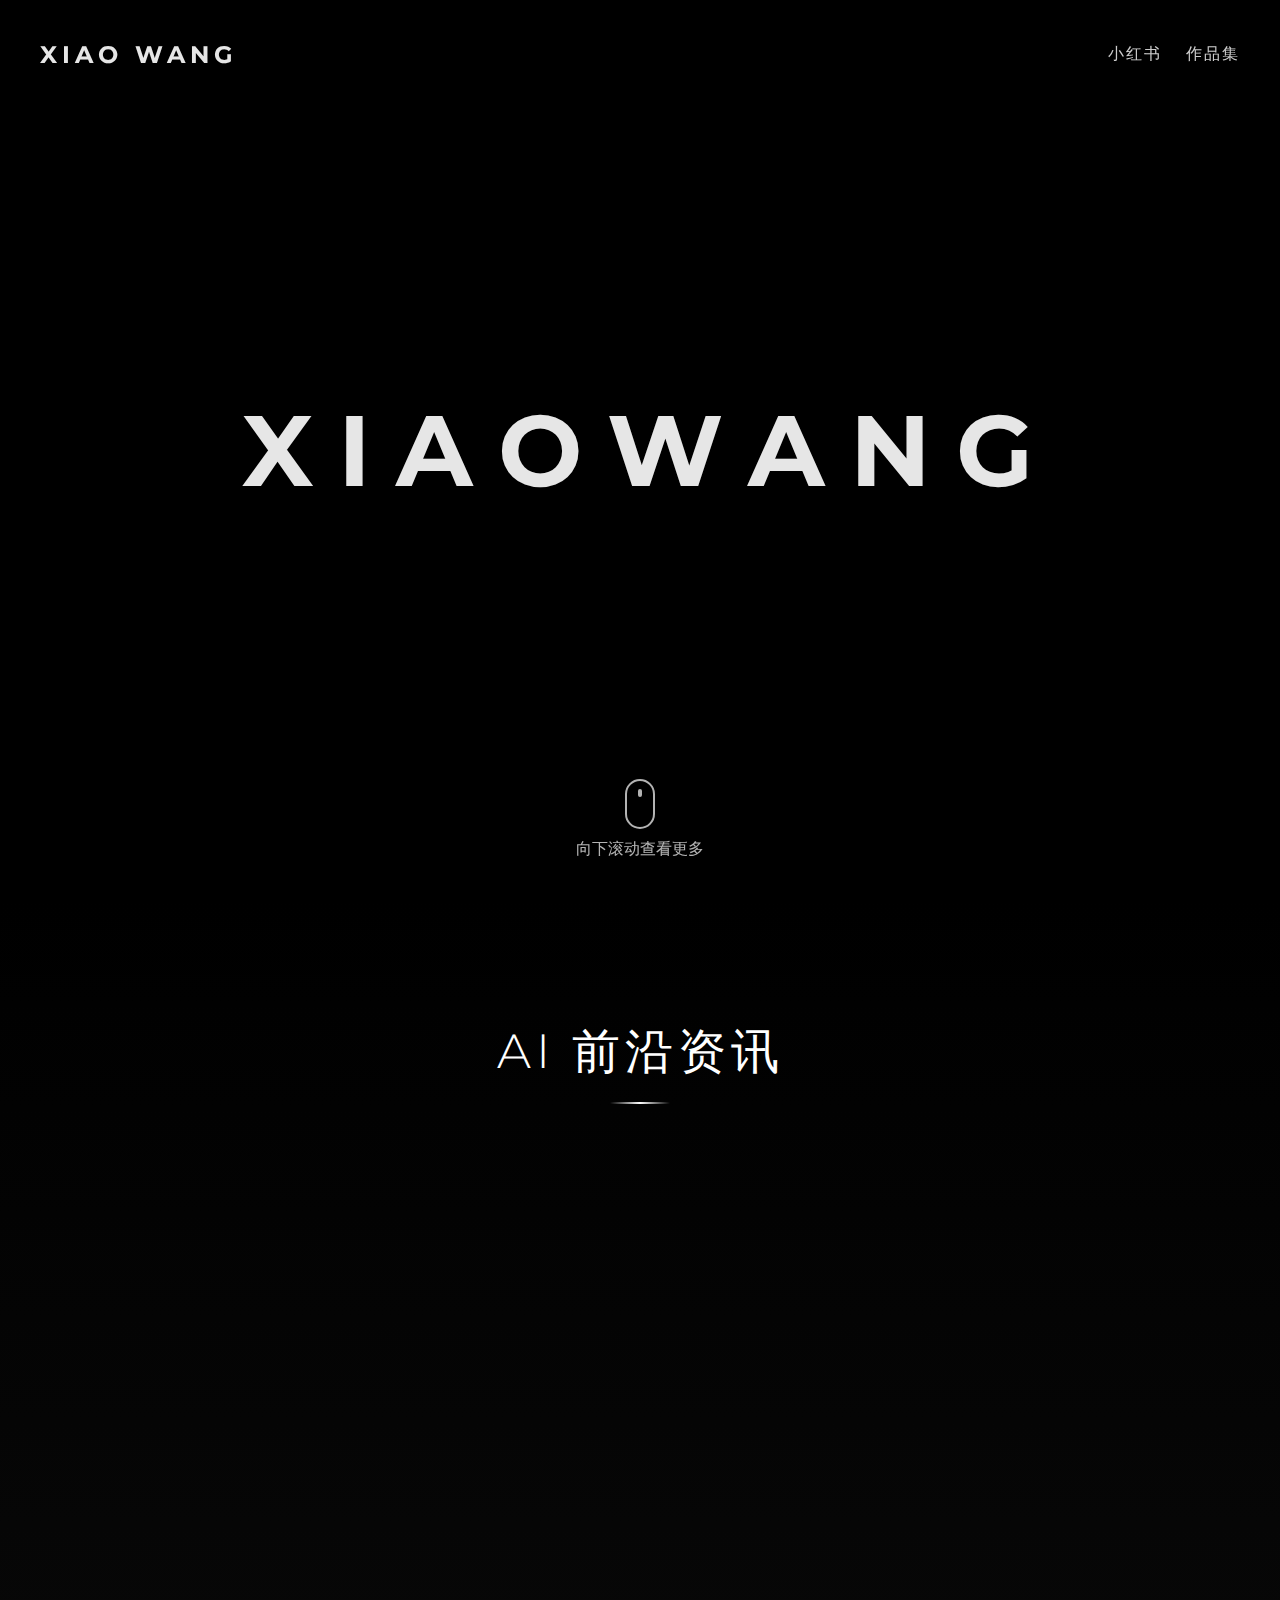
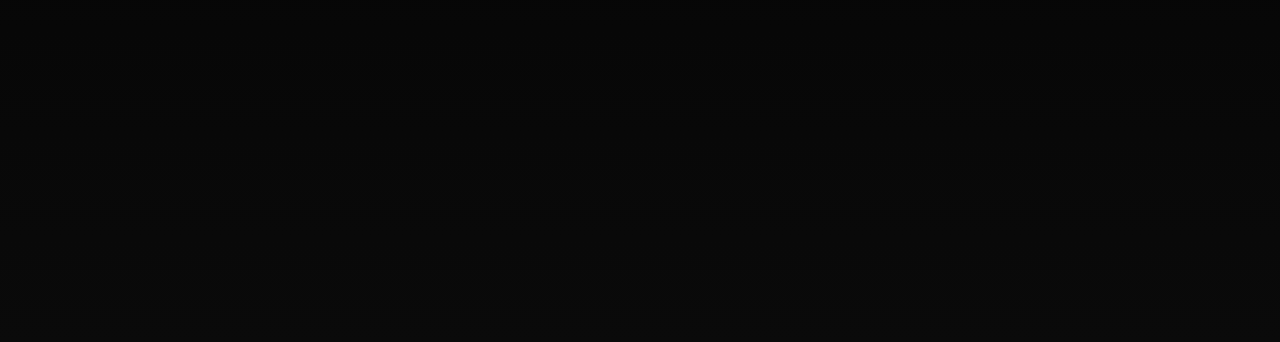
<file: index.html>
<!DOCTYPE html>
<html lang="zh">
<head>
    <meta charset="UTF-8">
    <meta name="viewport" content="width=device-width, initial-scale=1.0">
    <title>XIAOWANG</title>
    <link rel="stylesheet" href="styles.css">
    <link href="https://fonts.googleapis.com/css2?family=Montserrat:wght@300;700&display=swap" rel="stylesheet">
</head>
<body>
    <header>
        <div class="logo">XIAO WANG</div>
        <nav>
            <a href="https://www.xiaohongshu.com/user/profile/638aac13000000001f01a25b?xsec_token=YBHicPk62LbLjY7SCDWOo2lqWBJSfXnTZ7zeNKSobgGKQ%3D&xsec_source=app_share&xhsshare=CopyLink&appuid=638aac13000000001f01a25b&apptime=1740379062&share_id=e851dfae3d30416b8b40954819c50393&share_channel=copy_link" target="_blank" class="nav-link">小红书</a>
            <a href="gallery.html" class="nav-link" style="margin-left: 20px;">作品集</a>
        </nav>
    </header>
    
    <main>
        <div class="center-text">
            <span>X</span>
            <span>I</span>
            <span>A</span>
            <span>O</span>
            <span>W</span>
            <span>A</span>
            <span>N</span>
            <span>G</span>
        </div>
        
        <div class="scroll-indicator">
            <div class="mouse"></div>
            <p>向下滚动查看更多</p>
        </div>

        <section class="ai-news" id="ai-news">
            <h2 class="section-title">AI 前沿资讯</h2>
            <div class="news-grid">
                <article class="news-card">
                    <div class="news-content">
                        <h3>2025年将会是AI爆发的元年吗？
                        </h3>
                        <p>OpenAI CEO Sam Altman 暗示，GPT-5将带来革命性的多模态理解能力，不仅能处理文本，还能实现更深层次的视觉理解和音频分析...</p>
                        <a href="articles/gpt5-preview.html" class="read-more">阅读更多</a>
                    </div>
                </article>

                <article class="news-card">
                    <div class="news-content">
                        <h3>AI 艺术创作引发版权争议，多国开始立法规范</h3>
                        <p>随着 AI 生成艺术作品的普及，关于知识产权的讨论愈发激烈。多个国家开始着手制定相关法规，以平衡创新与保护...</p>
                        <a href="articles/ai-art-copyright.html" class="read-more">阅读更多</a>
                    </div>
                </article>

                <article class="news-card">
                    <div class="news-content">
                        <h3>量子计算与 AI 结合，计算效率提升百倍</h3>
                        <p>谷歌量子计算研究团队宣布重大突破，将量子计算技术应用于深度学习模型训练，使训练速度提升超过100倍...</p>
                        <a href="articles/quantum-ai.html" class="read-more">阅读更多</a>
                    </div>
                </article>

                <article class="news-card">
                    <div class="news-content">
                        <h3>AI 辅助医疗诊断准确率突破 99%</h3>
                        <p>最新研究表明，基于深度学习的医疗影像诊断系统在某些疾病的诊断准确率已超过人类专家，为远程医疗带来新机遇...</p>
                        <a href="articles/ai-medical.html" class="read-more">阅读更多</a>
                    </div>
                </article>

                <article class="news-card">
                    <div class="news-content">
                        <h3>自动驾驶技术重大进展：城市级别完全自动化将至</h3>
                        <p>特斯拉发布最新自动驾驶数据，显示在复杂城市环境下的安全性能显著提升，完全自动驾驶技术或将提前实现...</p>
                        <a href="articles/autonomous-driving.html" class="read-more">阅读更多</a>
                    </div>
                </article>

                <article class="news-card">
                    <div class="news-content">
                        <h3>AI 教育革新：个性化学习平台改变传统教育模式</h3>
                        <p>采用 AI 技术的自适应学习平台显示出显著成效，学生学习效率提升40%，为未来教育发展指明新方向...</p>
                        <a href="articles/ai-education.html" class="read-more">阅读更多</a>
                    </div>
                </article>
            </div>
        </section>
    </main>

    <!-- 添加简单的滚动检测脚本 -->
    <script>
        window.addEventListener('scroll', function() {
            const scrollPosition = window.scrollY;
            const newsSection = document.querySelector('.ai-news');
            const scrollIndicator = document.querySelector('.scroll-indicator');
            
            // 当滚动到新闻区域时隐藏滚动提示
            if (scrollPosition > window.innerHeight / 2) {
                scrollIndicator.style.opacity = '0';
            } else {
                scrollIndicator.style.opacity = '1';
            }
        });
    </script>
</body>
</html>
</file>
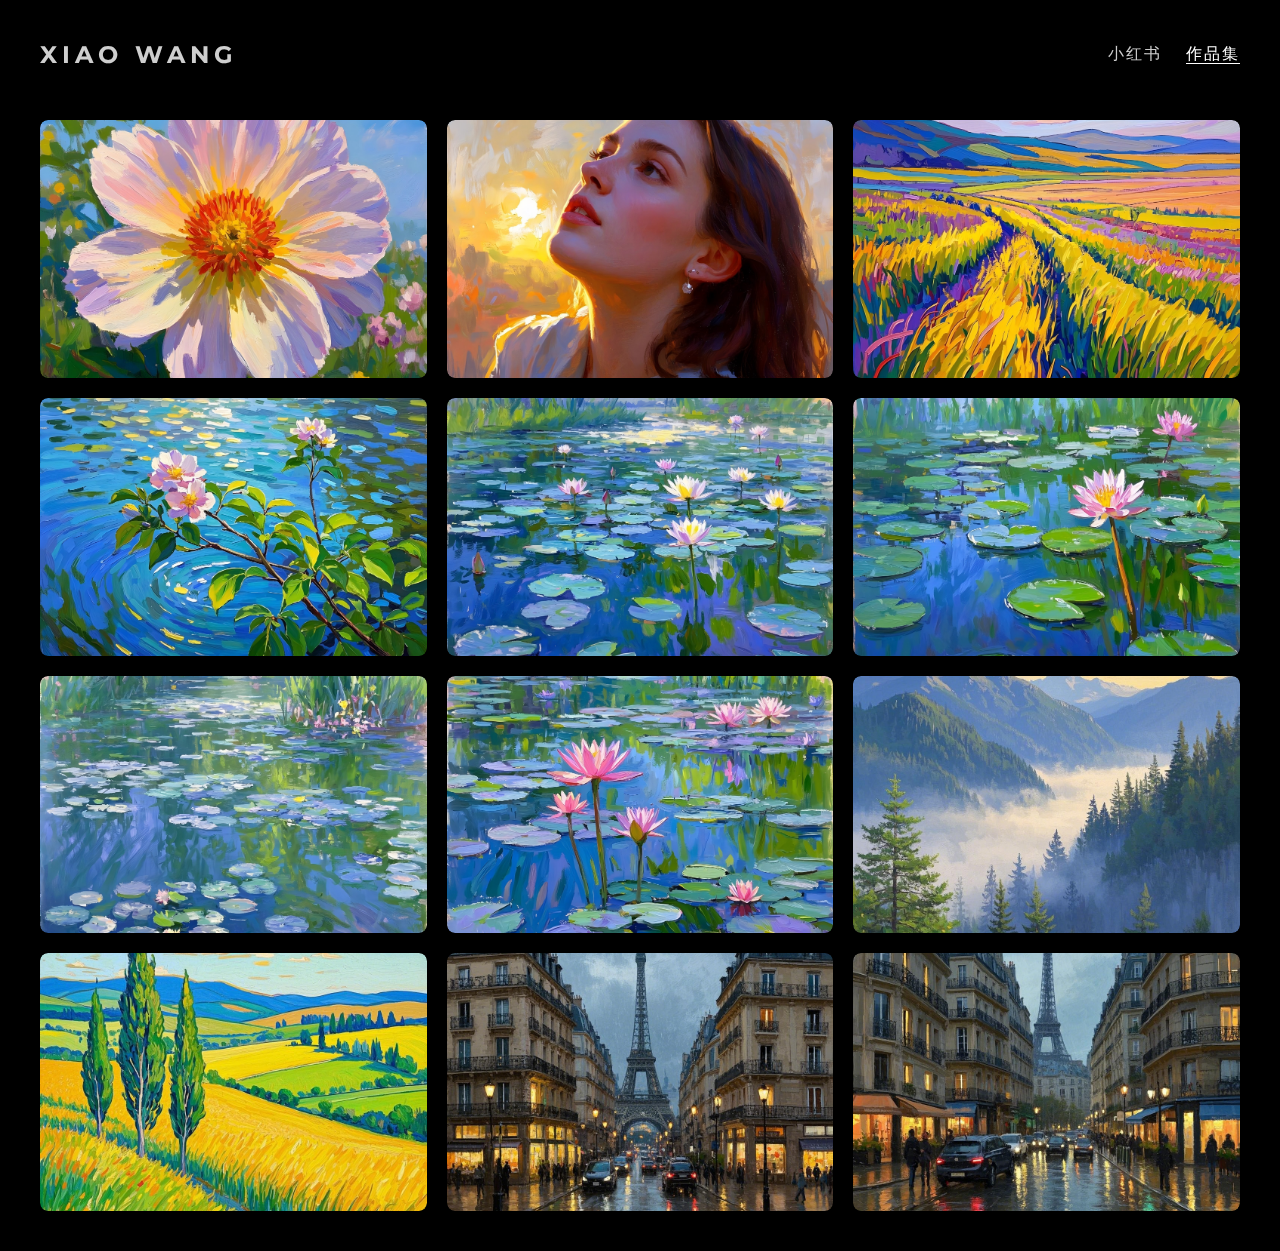
<file: gallery.html>
<!DOCTYPE html>
<html lang="zh">
<head>
    <meta charset="UTF-8">
    <meta name="viewport" content="width=device-width, initial-scale=1.0">
    <title>XIAOWANG - 作品集</title>
    <link rel="stylesheet" href="styles.css">
    <link rel="stylesheet" href="gallery.css">
    <link href="https://fonts.googleapis.com/css2?family=Montserrat:wght@300;700&display=swap" rel="stylesheet">
</head>
<body>
    <header>
        <div class="logo"><a href="index.html" class="home-link">XIAO WANG</a></div>
        <nav>
            <a href="https://www.xiaohongshu.com/user/profile/638aac13000000001f01a25b" target="_blank" class="nav-link">小红书</a>
            <a href="gallery.html" class="nav-link active" style="margin-left: 20px;">作品集</a>
        </nav>
    </header>
    
    <main class="gallery-main">
        <div class="gallery-grid">
            <div class="gallery-item">
                <img src="images/artwork1.jpg" alt="Artwork 1">
            </div>
            <div class="gallery-item">
                <img src="images/artwork2.jpg" alt="Artwork 2">
            </div>
            <div class="gallery-item">
                <img src="images/artwork3.jpg" alt="Artwork 3">
            </div>
            <div class="gallery-item">
                <img src="images/artwork4.jpg" alt="Artwork 4">
            </div>
            <div class="gallery-item">
                <img src="images/artwork5.jpg" alt="Artwork 5">
            </div>
            <div class="gallery-item">
                <img src="images/artwork6.jpg" alt="Artwork 6">
            </div>
            <div class="gallery-item">
                <img src="images/artwork7.jpg" alt="Artwork 7">
            </div>
            <div class="gallery-item">
                <img src="images/artwork8.jpg" alt="Artwork 8">
            </div>
            <div class="gallery-item">
                <img src="images/artwork9.jpg" alt="Artwork 9">
            </div>
            <div class="gallery-item">
                <img src="images/artwork10.jpg" alt="Artwork 10">
            </div>
            <div class="gallery-item">
                <img src="images/artwork11.jpg" alt="Artwork 11">
            </div>
            <div class="gallery-item">
                <img src="images/artwork12.jpg" alt="Artwork 12">
            </div>
        </div>
    </main>

    <!-- 添加模态框 -->
    <div class="modal" id="imageModal">
        <span class="close-button">&times;</span>
        <img class="modal-content" id="modalImage">
    </div>

    <script>
        document.addEventListener('DOMContentLoaded', function() {
            const modal = document.getElementById('imageModal');
            const modalImg = document.getElementById('modalImage');
            const closeButton = document.querySelector('.close-button');
            const galleryImages = document.querySelectorAll('.gallery-item img');

            galleryImages.forEach(img => {
                img.addEventListener('click', function() {
                    modal.style.display = "block";
                    modalImg.src = this.src;
                });
            });

            // 点击关闭按钮关闭模态框
            closeButton.addEventListener('click', function() {
                modal.style.display = "none";
            });

            // 点击模态框外部区域也可以关闭
            modal.addEventListener('click', function(e) {
                if (e.target === modal) {
                    modal.style.display = "none";
                }
            });

            // 添加键盘 ESC 键关闭功能
            document.addEventListener('keydown', function(e) {
                if (e.key === 'Escape' && modal.style.display === "block") {
                    modal.style.display = "none";
                }
            });
        });
    </script>
</body>
</html>
</file>
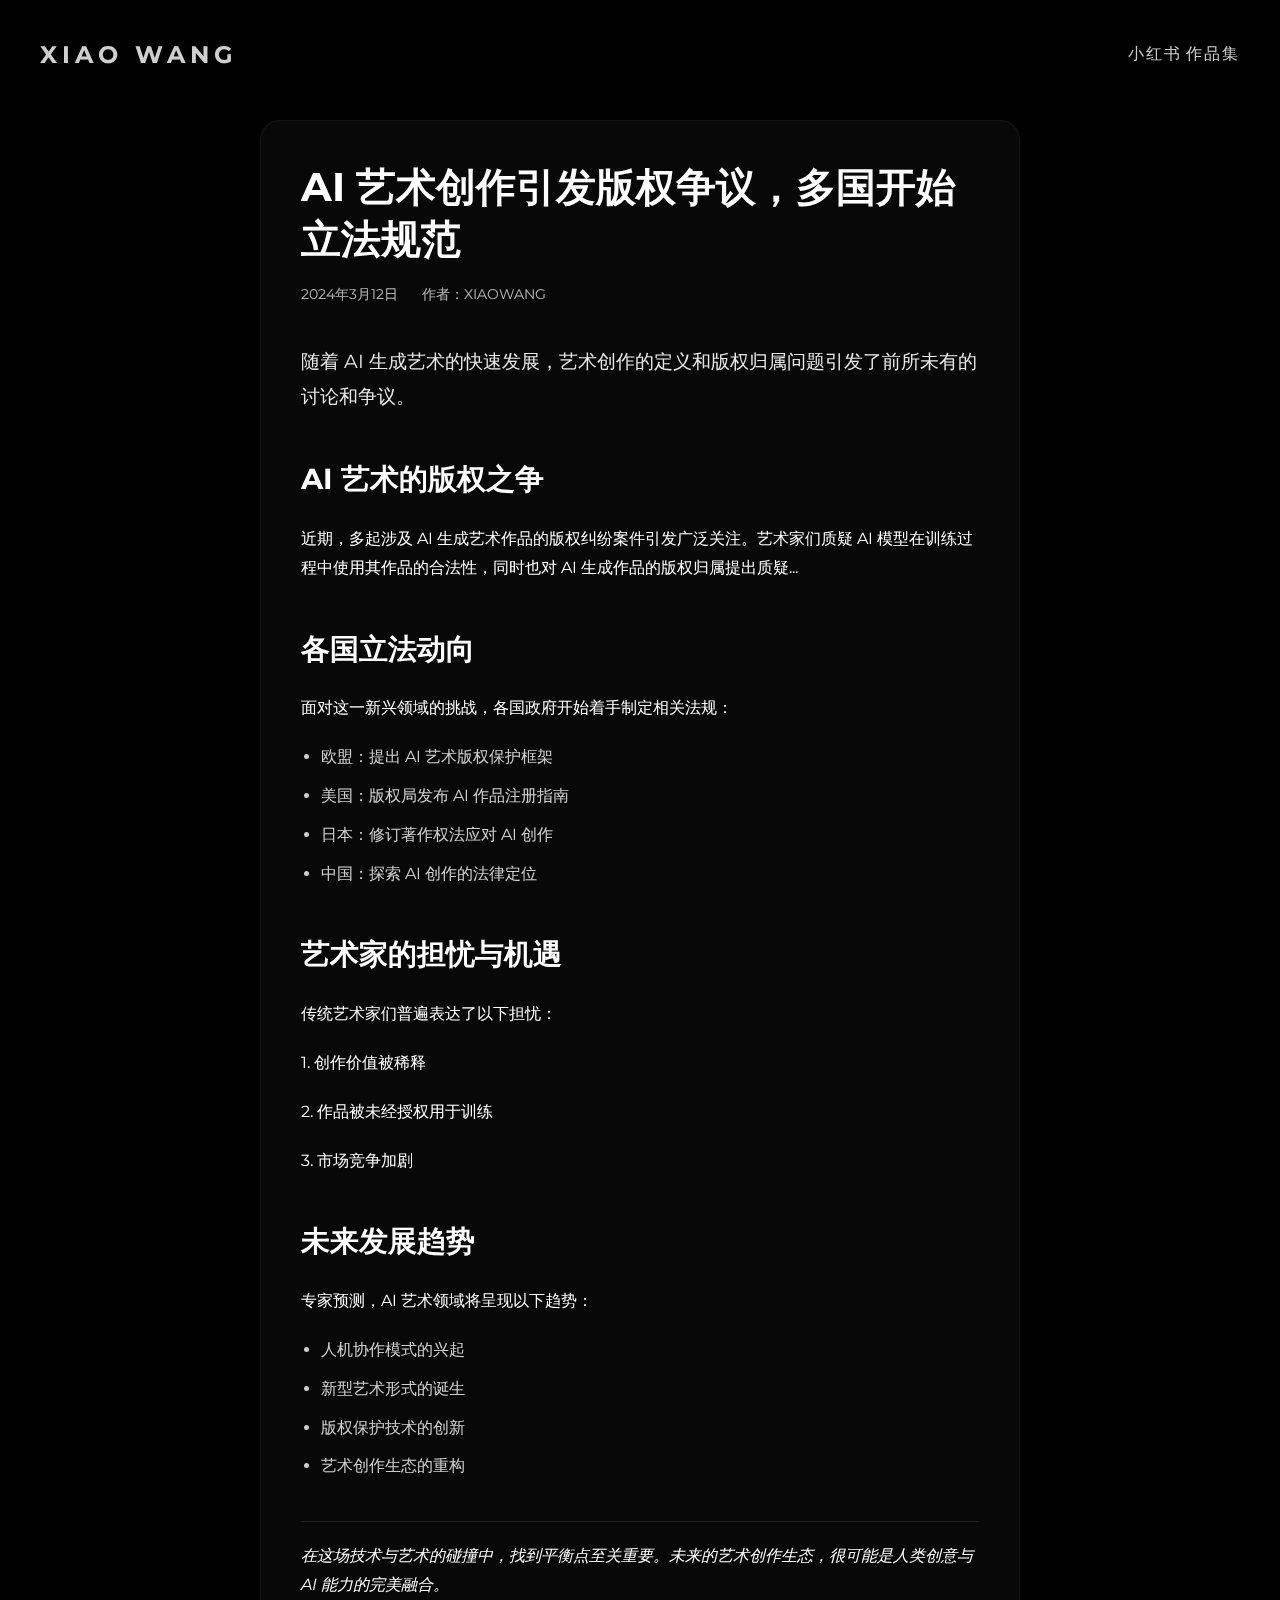
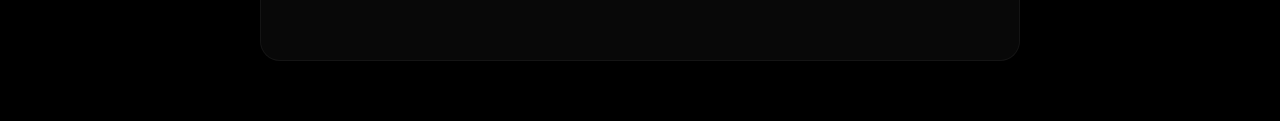
<file: articles/ai-art-copyright.html>
<!DOCTYPE html>
<html lang="zh">
<head>
    <meta charset="UTF-8">
    <meta name="viewport" content="width=device-width, initial-scale=1.0">
    <title>AI 艺术创作引发版权争议，多国开始立法规范 - XIAOWANG</title>
    <link rel="stylesheet" href="../styles.css">
    <link rel="stylesheet" href="article.css">
    <link href="https://fonts.googleapis.com/css2?family=Montserrat:wght@300;700&display=swap" rel="stylesheet">
</head>
<body>
    <header>
        <div class="logo"><a href="../index.html#ai-news" class="home-link">XIAO WANG</a></div>
        <nav>
            <a href="https://www.xiaohongshu.com/user/profile/638aac13000000001f01a25b" target="_blank" class="nav-link">小红书</a>
            <a href="../gallery.html" class="nav-link">作品集</a>
        </nav>
    </header>

    <main class="article-main">
        <article class="article-content">
            <h1>AI 艺术创作引发版权争议，多国开始立法规范</h1>
            <div class="article-meta">
                <span class="date">2024年3月12日</span>
                <span class="author">作者：XIAOWANG</span>
            </div>

            <div class="article-body">
                <p class="lead">随着 AI 生成艺术的快速发展，艺术创作的定义和版权归属问题引发了前所未有的讨论和争议。</p>

                <h2>AI 艺术的版权之争</h2>
                <p>近期，多起涉及 AI 生成艺术作品的版权纠纷案件引发广泛关注。艺术家们质疑 AI 模型在训练过程中使用其作品的合法性，同时也对 AI 生成作品的版权归属提出质疑...</p>

                <h2>各国立法动向</h2>
                <p>面对这一新兴领域的挑战，各国政府开始着手制定相关法规：</p>
                <ul>
                    <li>欧盟：提出 AI 艺术版权保护框架</li>
                    <li>美国：版权局发布 AI 作品注册指南</li>
                    <li>日本：修订著作权法应对 AI 创作</li>
                    <li>中国：探索 AI 创作的法律定位</li>
                </ul>

                <h2>艺术家的担忧与机遇</h2>
                <p>传统艺术家们普遍表达了以下担忧：</p>
                <p>1. 创作价值被稀释</p>
                <p>2. 作品被未经授权用于训练</p>
                <p>3. 市场竞争加剧</p>

                <h2>未来发展趋势</h2>
                <p>专家预测，AI 艺术领域将呈现以下趋势：</p>
                <ul>
                    <li>人机协作模式的兴起</li>
                    <li>新型艺术形式的诞生</li>
                    <li>版权保护技术的创新</li>
                    <li>艺术创作生态的重构</li>
                </ul>

                <p class="conclusion">在这场技术与艺术的碰撞中，找到平衡点至关重要。未来的艺术创作生态，很可能是人类创意与 AI 能力的完美融合。</p>
            </div>
        </article>
    </main>
</body>
</html>
</file>
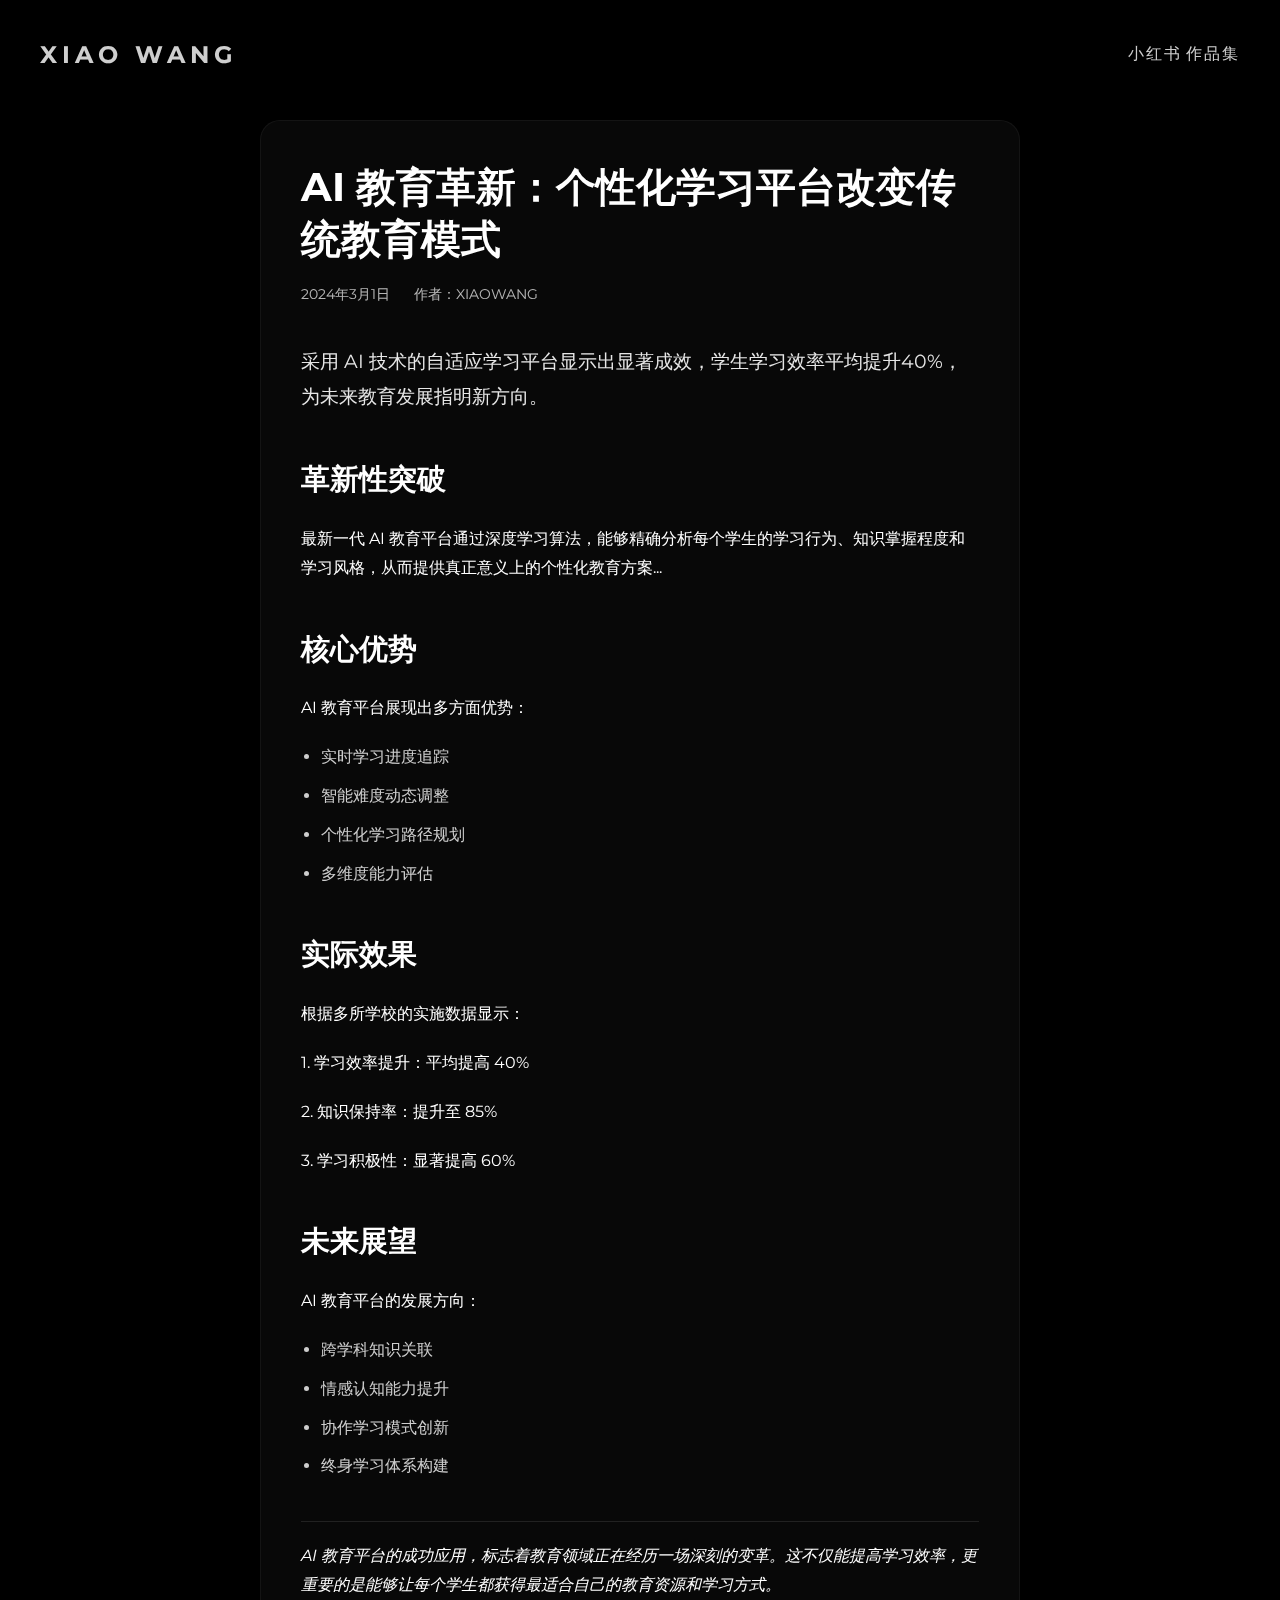
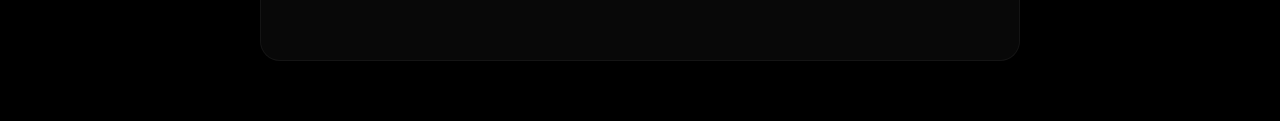
<file: articles/ai-education.html>
<!DOCTYPE html>
<html lang="zh">
<head>
    <meta charset="UTF-8">
    <meta name="viewport" content="width=device-width, initial-scale=1.0">
    <title>AI 教育革新：个性化学习平台改变传统教育模式 - XIAOWANG</title>
    <link rel="stylesheet" href="../styles.css">
    <link rel="stylesheet" href="article.css">
    <link href="https://fonts.googleapis.com/css2?family=Montserrat:wght@300;700&display=swap" rel="stylesheet">
</head>
<body>
    <header>
        <div class="logo"><a href="../index.html#ai-news" class="home-link">XIAO WANG</a></div>
        <nav>
            <a href="https://www.xiaohongshu.com/user/profile/638aac13000000001f01a25b" target="_blank" class="nav-link">小红书</a>
            <a href="../gallery.html" class="nav-link">作品集</a>
        </nav>
    </header>

    <main class="article-main">
        <article class="article-content">
            <h1>AI 教育革新：个性化学习平台改变传统教育模式</h1>
            <div class="article-meta">
                <span class="date">2024年3月1日</span>
                <span class="author">作者：XIAOWANG</span>
            </div>

            <div class="article-body">
                <p class="lead">采用 AI 技术的自适应学习平台显示出显著成效，学生学习效率平均提升40%，为未来教育发展指明新方向。</p>

                <h2>革新性突破</h2>
                <p>最新一代 AI 教育平台通过深度学习算法，能够精确分析每个学生的学习行为、知识掌握程度和学习风格，从而提供真正意义上的个性化教育方案...</p>

                <h2>核心优势</h2>
                <p>AI 教育平台展现出多方面优势：</p>
                <ul>
                    <li>实时学习进度追踪</li>
                    <li>智能难度动态调整</li>
                    <li>个性化学习路径规划</li>
                    <li>多维度能力评估</li>
                </ul>

                <h2>实际效果</h2>
                <p>根据多所学校的实施数据显示：</p>
                <p>1. 学习效率提升：平均提高 40%</p>
                <p>2. 知识保持率：提升至 85%</p>
                <p>3. 学习积极性：显著提高 60%</p>

                <h2>未来展望</h2>
                <p>AI 教育平台的发展方向：</p>
                <ul>
                    <li>跨学科知识关联</li>
                    <li>情感认知能力提升</li>
                    <li>协作学习模式创新</li>
                    <li>终身学习体系构建</li>
                </ul>

                <p class="conclusion">AI 教育平台的成功应用，标志着教育领域正在经历一场深刻的变革。这不仅能提高学习效率，更重要的是能够让每个学生都获得最适合自己的教育资源和学习方式。</p>
            </div>
        </article>
    </main>
</body>
</html>
</file>
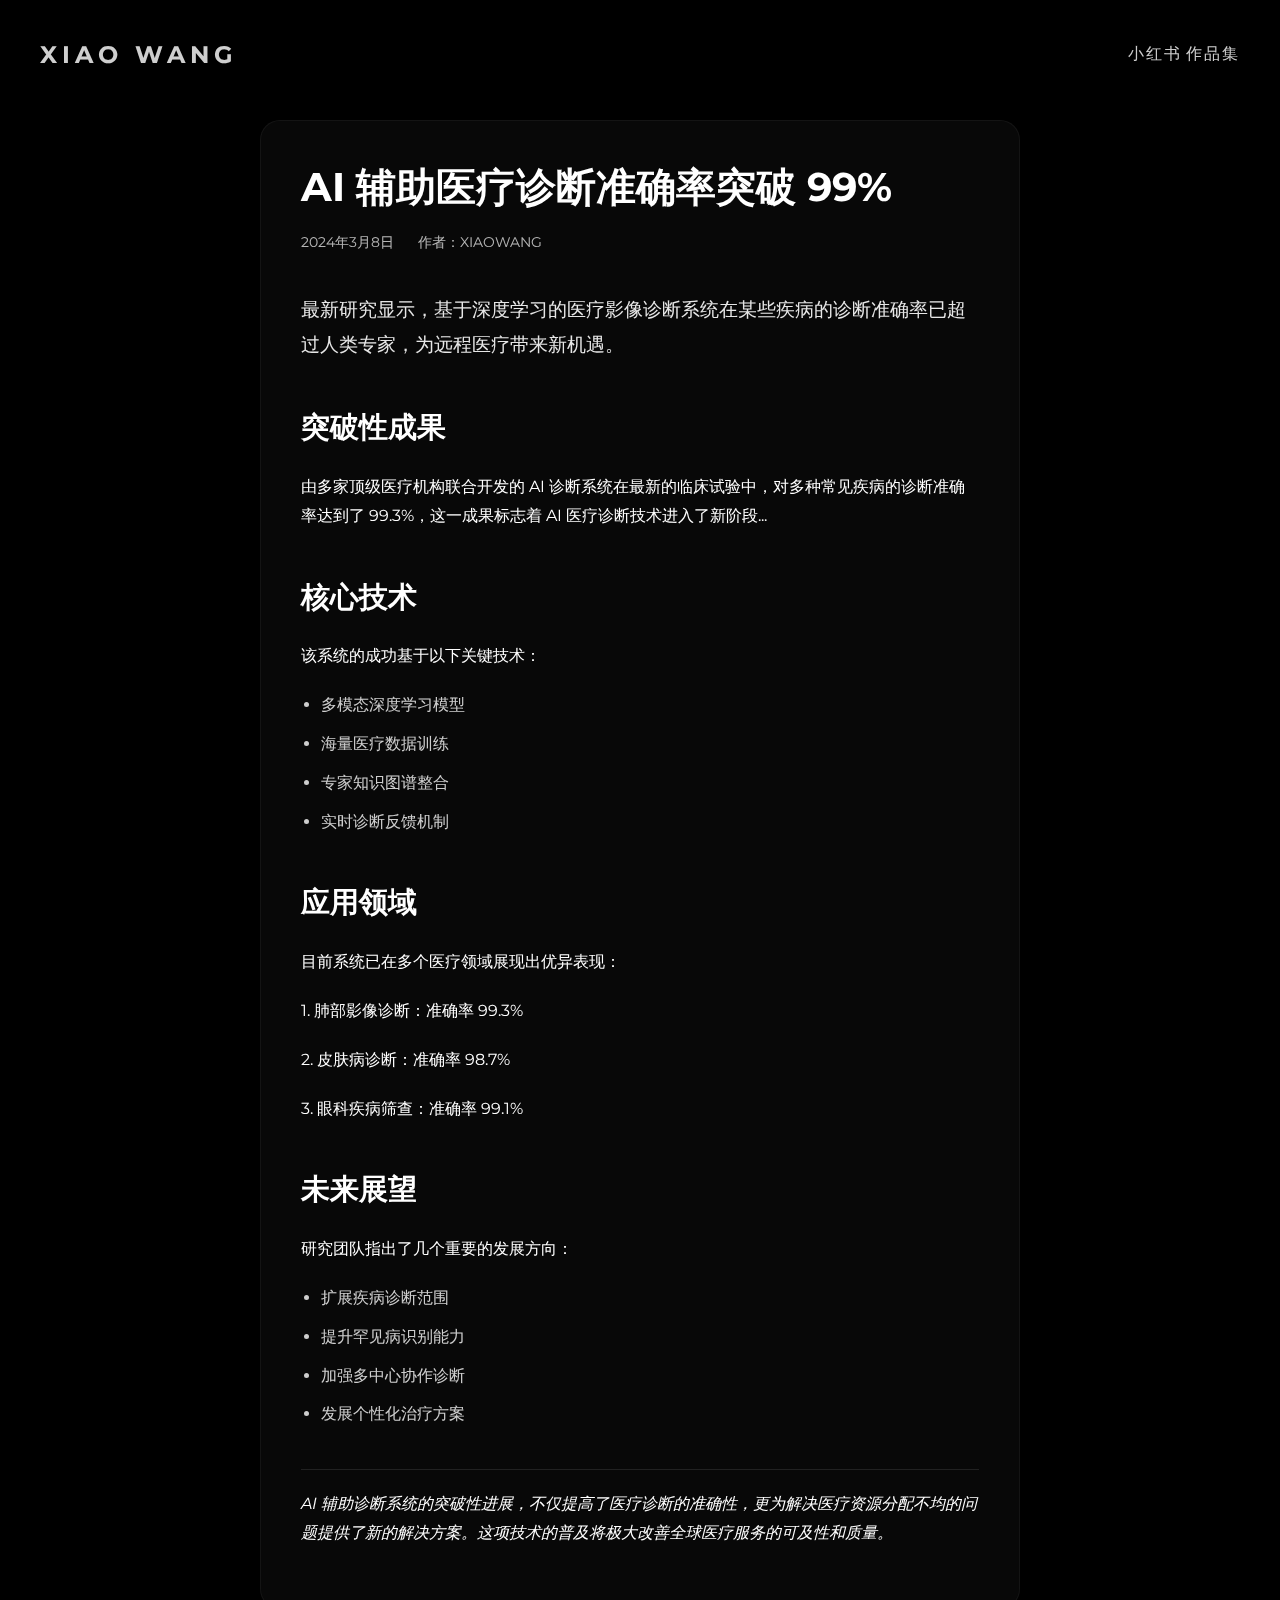
<file: articles/ai-medical.html>
<!DOCTYPE html>
<html lang="zh">
<head>
    <meta charset="UTF-8">
    <meta name="viewport" content="width=device-width, initial-scale=1.0">
    <title>AI 辅助医疗诊断准确率突破 99% - XIAOWANG</title>
    <link rel="stylesheet" href="../styles.css">
    <link rel="stylesheet" href="article.css">
    <link href="https://fonts.googleapis.com/css2?family=Montserrat:wght@300;700&display=swap" rel="stylesheet">
</head>
<body>
    <header>
        <div class="logo"><a href="../index.html#ai-news" class="home-link">XIAO WANG</a></div>
        <nav>
            <a href="https://www.xiaohongshu.com/user/profile/638aac13000000001f01a25b" target="_blank" class="nav-link">小红书</a>
            <a href="../gallery.html" class="nav-link">作品集</a>
        </nav>
    </header>

    <main class="article-main">
        <article class="article-content">
            <h1>AI 辅助医疗诊断准确率突破 99%</h1>
            <div class="article-meta">
                <span class="date">2024年3月8日</span>
                <span class="author">作者：XIAOWANG</span>
            </div>

            <div class="article-body">
                <p class="lead">最新研究显示，基于深度学习的医疗影像诊断系统在某些疾病的诊断准确率已超过人类专家，为远程医疗带来新机遇。</p>

                <h2>突破性成果</h2>
                <p>由多家顶级医疗机构联合开发的 AI 诊断系统在最新的临床试验中，对多种常见疾病的诊断准确率达到了 99.3%，这一成果标志着 AI 医疗诊断技术进入了新阶段...</p>

                <h2>核心技术</h2>
                <p>该系统的成功基于以下关键技术：</p>
                <ul>
                    <li>多模态深度学习模型</li>
                    <li>海量医疗数据训练</li>
                    <li>专家知识图谱整合</li>
                    <li>实时诊断反馈机制</li>
                </ul>

                <h2>应用领域</h2>
                <p>目前系统已在多个医疗领域展现出优异表现：</p>
                <p>1. 肺部影像诊断：准确率 99.3%</p>
                <p>2. 皮肤病诊断：准确率 98.7%</p>
                <p>3. 眼科疾病筛查：准确率 99.1%</p>

                <h2>未来展望</h2>
                <p>研究团队指出了几个重要的发展方向：</p>
                <ul>
                    <li>扩展疾病诊断范围</li>
                    <li>提升罕见病识别能力</li>
                    <li>加强多中心协作诊断</li>
                    <li>发展个性化治疗方案</li>
                </ul>

                <p class="conclusion">AI 辅助诊断系统的突破性进展，不仅提高了医疗诊断的准确性，更为解决医疗资源分配不均的问题提供了新的解决方案。这项技术的普及将极大改善全球医疗服务的可及性和质量。</p>
            </div>
        </article>
    </main>
</body>
</html>
</file>
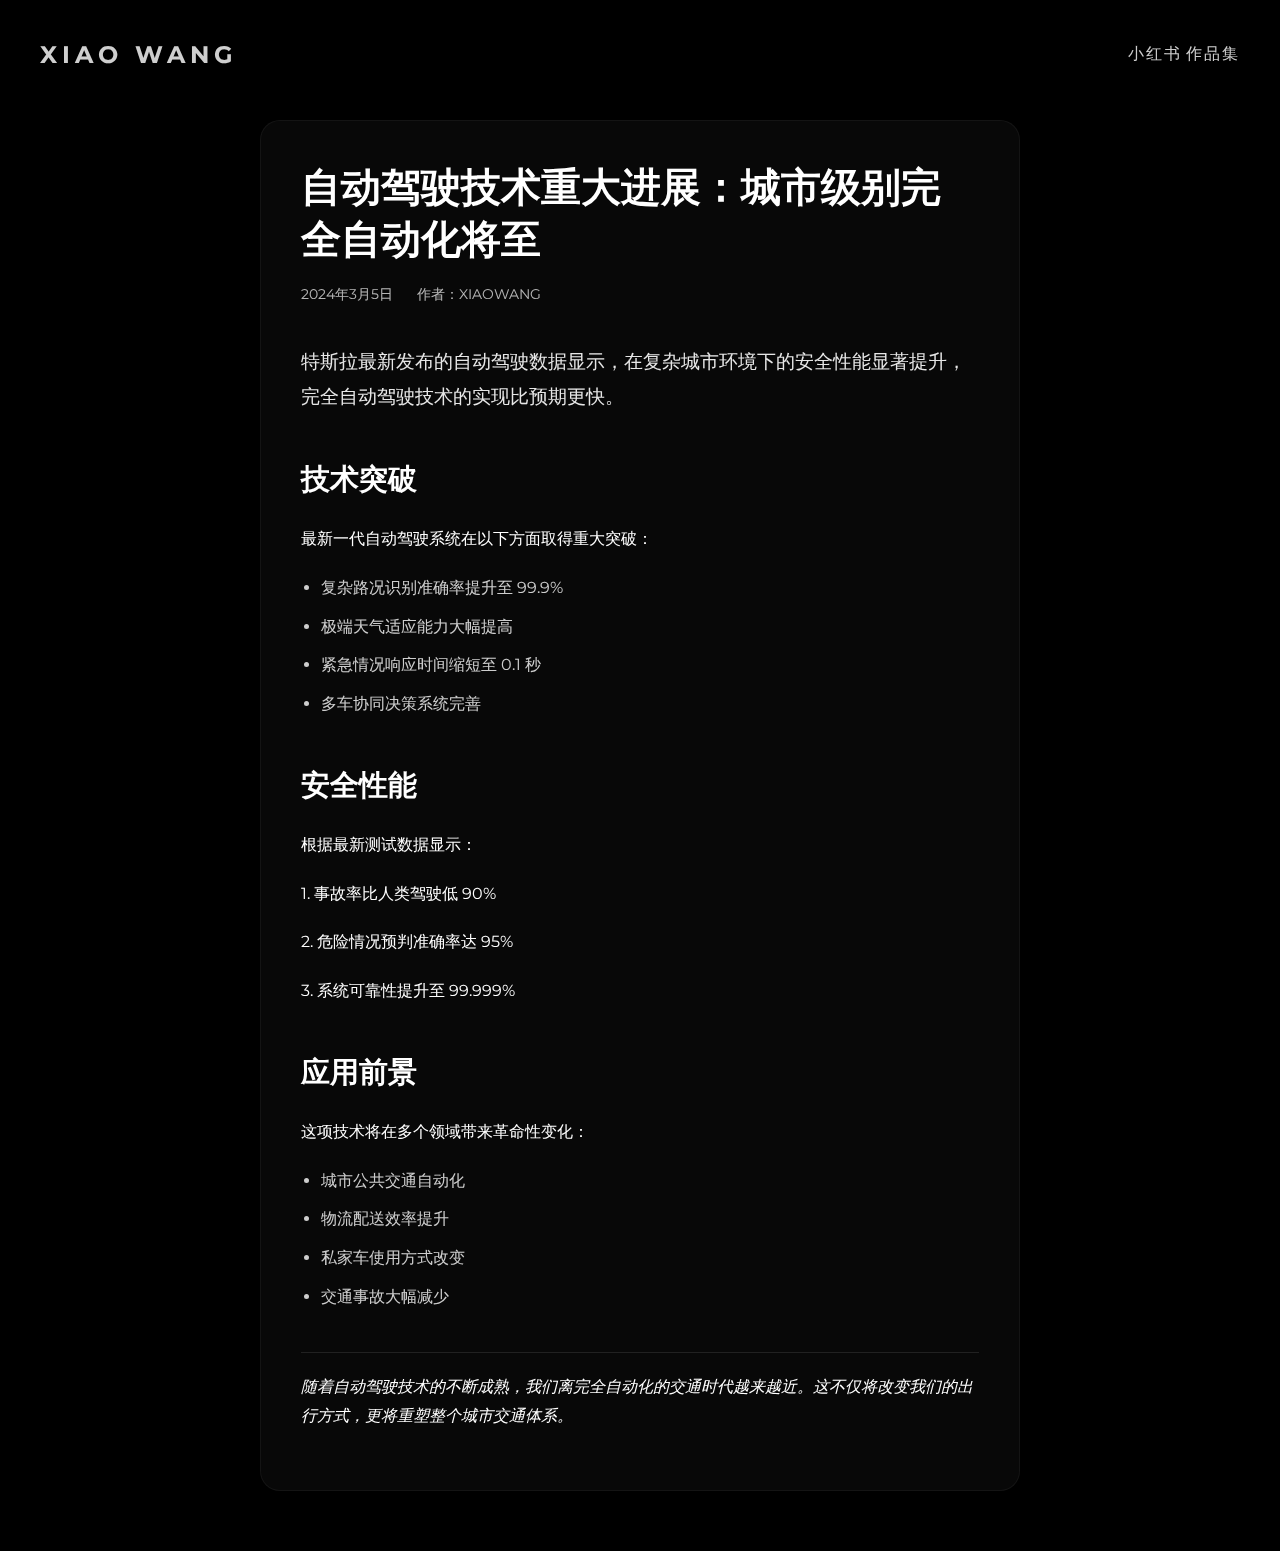
<file: articles/autonomous-driving.html>
<!DOCTYPE html>
<html lang="zh">
<head>
    <meta charset="UTF-8">
    <meta name="viewport" content="width=device-width, initial-scale=1.0">
    <title>自动驾驶技术重大进展：城市级别完全自动化将至 - XIAOWANG</title>
    <link rel="stylesheet" href="../styles.css">
    <link rel="stylesheet" href="article.css">
    <link href="https://fonts.googleapis.com/css2?family=Montserrat:wght@300;700&display=swap" rel="stylesheet">
</head>
<body>
    <header>
        <div class="logo"><a href="../index.html#ai-news" class="home-link">XIAO WANG</a></div>
        <nav>
            <a href="https://www.xiaohongshu.com/user/profile/638aac13000000001f01a25b" target="_blank" class="nav-link">小红书</a>
            <a href="../gallery.html" class="nav-link">作品集</a>
        </nav>
    </header>

    <main class="article-main">
        <article class="article-content">
            <h1>自动驾驶技术重大进展：城市级别完全自动化将至</h1>
            <div class="article-meta">
                <span class="date">2024年3月5日</span>
                <span class="author">作者：XIAOWANG</span>
            </div>

            <div class="article-body">
                <p class="lead">特斯拉最新发布的自动驾驶数据显示，在复杂城市环境下的安全性能显著提升，完全自动驾驶技术的实现比预期更快。</p>

                <h2>技术突破</h2>
                <p>最新一代自动驾驶系统在以下方面取得重大突破：</p>
                <ul>
                    <li>复杂路况识别准确率提升至 99.9%</li>
                    <li>极端天气适应能力大幅提高</li>
                    <li>紧急情况响应时间缩短至 0.1 秒</li>
                    <li>多车协同决策系统完善</li>
                </ul>

                <h2>安全性能</h2>
                <p>根据最新测试数据显示：</p>
                <p>1. 事故率比人类驾驶低 90%</p>
                <p>2. 危险情况预判准确率达 95%</p>
                <p>3. 系统可靠性提升至 99.999%</p>

                <h2>应用前景</h2>
                <p>这项技术将在多个领域带来革命性变化：</p>
                <ul>
                    <li>城市公共交通自动化</li>
                    <li>物流配送效率提升</li>
                    <li>私家车使用方式改变</li>
                    <li>交通事故大幅减少</li>
                </ul>

                <p class="conclusion">随着自动驾驶技术的不断成熟，我们离完全自动化的交通时代越来越近。这不仅将改变我们的出行方式，更将重塑整个城市交通体系。</p>
            </div>
        </article>
    </main>
</body>
</html>
</file>
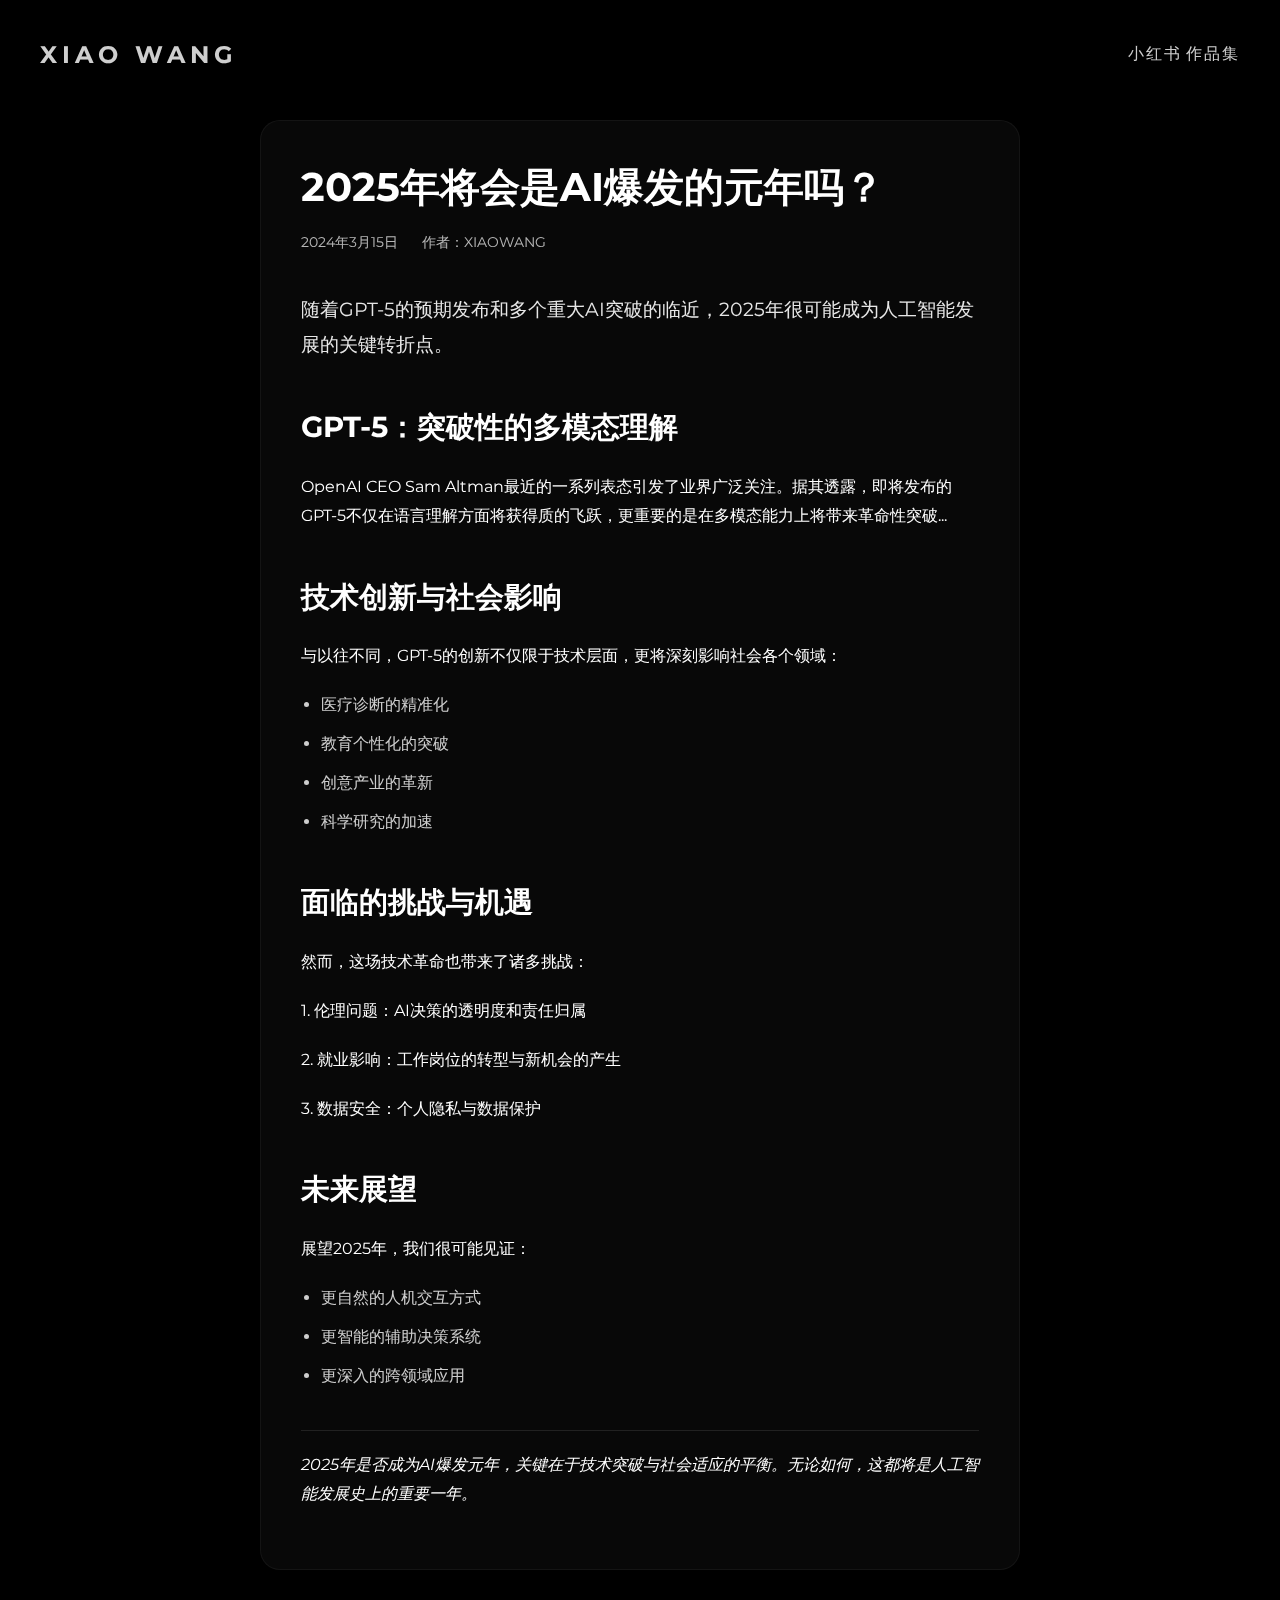
<file: articles/gpt5-preview.html>
<!DOCTYPE html>
<html lang="zh">
<head>
    <meta charset="UTF-8">
    <meta name="viewport" content="width=device-width, initial-scale=1.0">
    <title>2025年将会是AI爆发的元年吗？ - XIAOWANG</title>
    <link rel="stylesheet" href="../styles.css">
    <link rel="stylesheet" href="article.css">
    <link href="https://fonts.googleapis.com/css2?family=Montserrat:wght@300;700&display=swap" rel="stylesheet">
</head>
<body>
    <header>
        <div class="logo"><a href="../index.html#ai-news" class="home-link">XIAO WANG</a></div>
        <nav>
            <a href="https://www.xiaohongshu.com/user/profile/638aac13000000001f01a25b" target="_blank" class="nav-link">小红书</a>
            <a href="../gallery.html" class="nav-link">作品集</a>
        </nav>
    </header>

    <main class="article-main">
        <article class="article-content">
            <h1>2025年将会是AI爆发的元年吗？</h1>
            <div class="article-meta">
                <span class="date">2024年3月15日</span>
                <span class="author">作者：XIAOWANG</span>
            </div>

            <div class="article-body">
                <p class="lead">随着GPT-5的预期发布和多个重大AI突破的临近，2025年很可能成为人工智能发展的关键转折点。</p>

                <h2>GPT-5：突破性的多模态理解</h2>
                <p>OpenAI CEO Sam Altman最近的一系列表态引发了业界广泛关注。据其透露，即将发布的GPT-5不仅在语言理解方面将获得质的飞跃，更重要的是在多模态能力上将带来革命性突破...</p>

                <h2>技术创新与社会影响</h2>
                <p>与以往不同，GPT-5的创新不仅限于技术层面，更将深刻影响社会各个领域：</p>
                <ul>
                    <li>医疗诊断的精准化</li>
                    <li>教育个性化的突破</li>
                    <li>创意产业的革新</li>
                    <li>科学研究的加速</li>
                </ul>

                <h2>面临的挑战与机遇</h2>
                <p>然而，这场技术革命也带来了诸多挑战：</p>
                <p>1. 伦理问题：AI决策的透明度和责任归属</p>
                <p>2. 就业影响：工作岗位的转型与新机会的产生</p>
                <p>3. 数据安全：个人隐私与数据保护</p>

                <h2>未来展望</h2>
                <p>展望2025年，我们很可能见证：</p>
                <ul>
                    <li>更自然的人机交互方式</li>
                    <li>更智能的辅助决策系统</li>
                    <li>更深入的跨领域应用</li>
                </ul>

                <p class="conclusion">2025年是否成为AI爆发元年，关键在于技术突破与社会适应的平衡。无论如何，这都将是人工智能发展史上的重要一年。</p>
            </div>
        </article>
    </main>
</body>
</html>
</file>
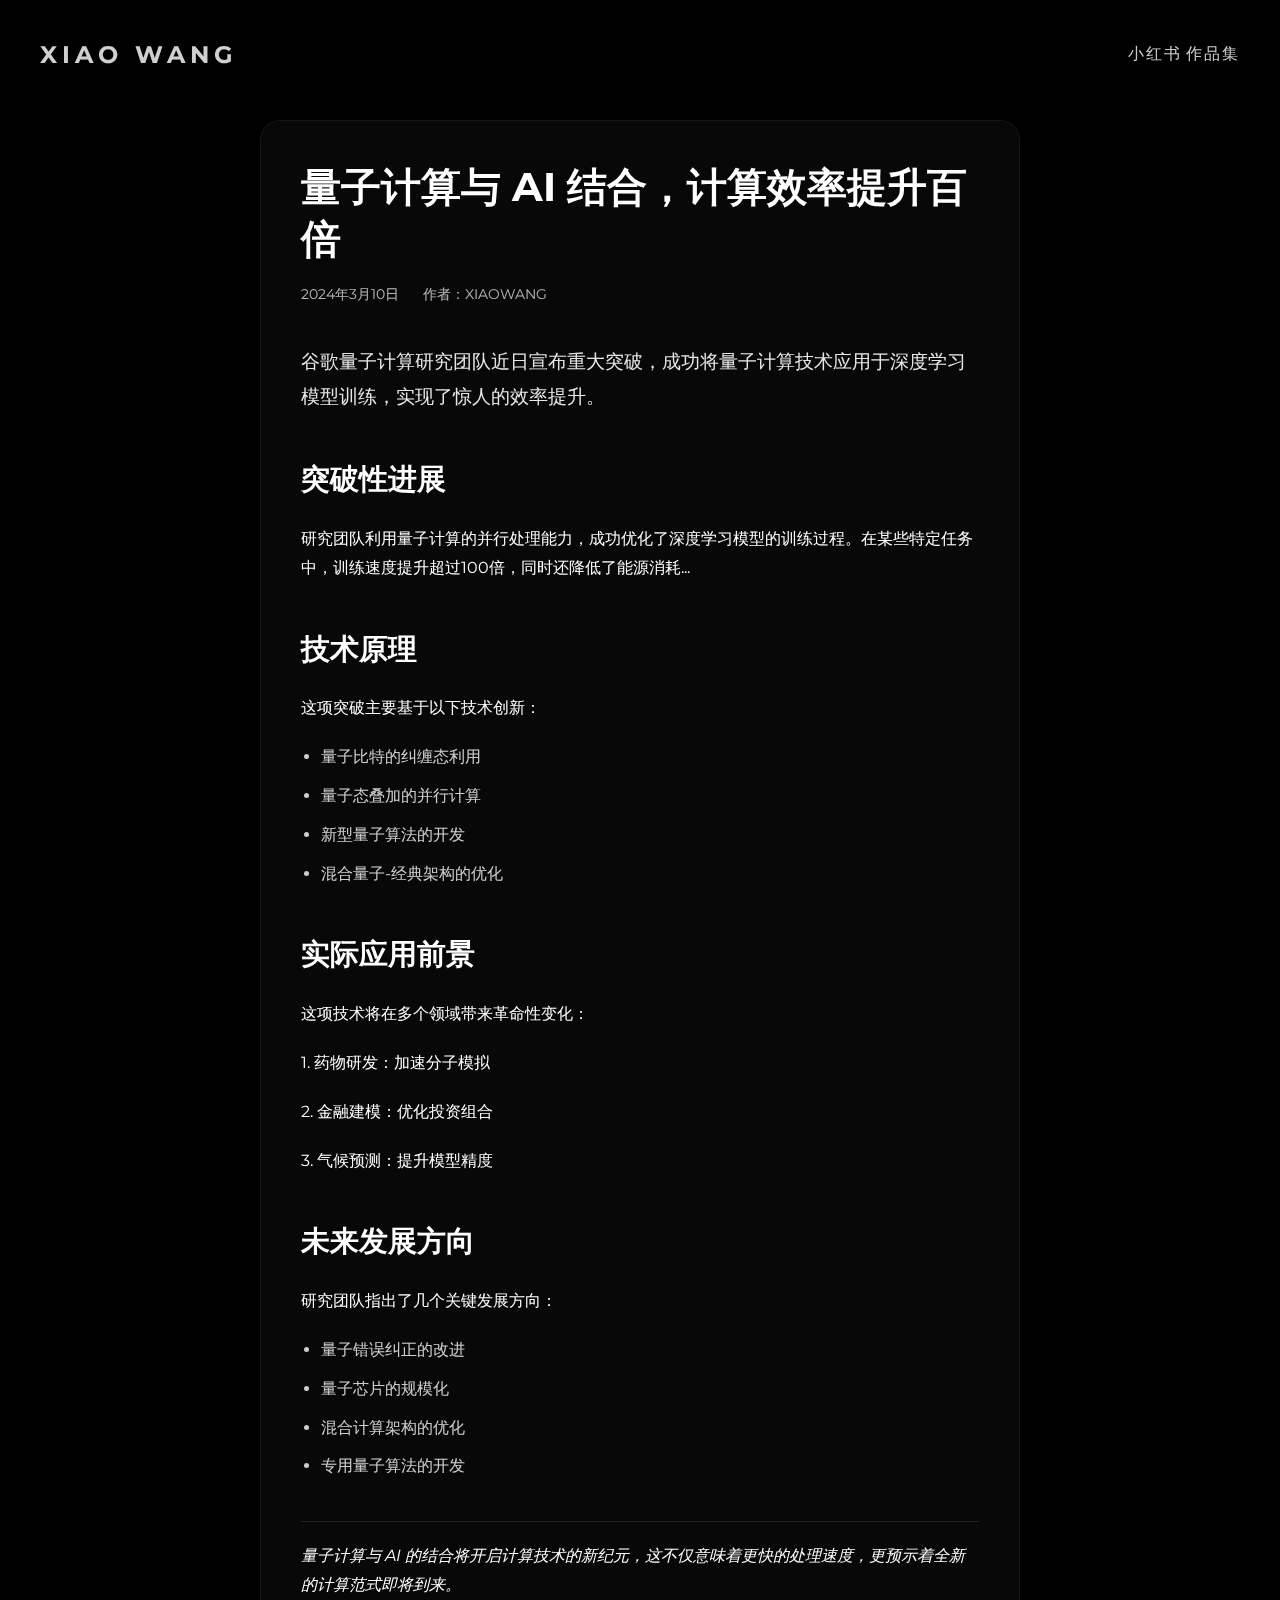
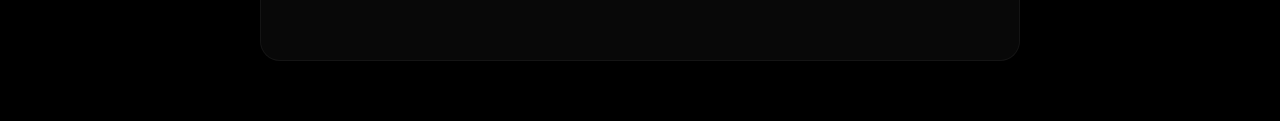
<file: articles/quantum-ai.html>
<!DOCTYPE html>
<html lang="zh">
<head>
    <meta charset="UTF-8">
    <meta name="viewport" content="width=device-width, initial-scale=1.0">
    <title>量子计算与 AI 结合，计算效率提升百倍 - XIAOWANG</title>
    <link rel="stylesheet" href="../styles.css">
    <link rel="stylesheet" href="article.css">
    <link href="https://fonts.googleapis.com/css2?family=Montserrat:wght@300;700&display=swap" rel="stylesheet">
</head>
<body>
    <header>
        <div class="logo"><a href="../index.html#ai-news" class="home-link">XIAO WANG</a></div>
        <nav>
            <a href="https://www.xiaohongshu.com/user/profile/638aac13000000001f01a25b" target="_blank" class="nav-link">小红书</a>
            <a href="../gallery.html" class="nav-link">作品集</a>
        </nav>
    </header>

    <main class="article-main">
        <article class="article-content">
            <h1>量子计算与 AI 结合，计算效率提升百倍</h1>
            <div class="article-meta">
                <span class="date">2024年3月10日</span>
                <span class="author">作者：XIAOWANG</span>
            </div>

            <div class="article-body">
                <p class="lead">谷歌量子计算研究团队近日宣布重大突破，成功将量子计算技术应用于深度学习模型训练，实现了惊人的效率提升。</p>

                <h2>突破性进展</h2>
                <p>研究团队利用量子计算的并行处理能力，成功优化了深度学习模型的训练过程。在某些特定任务中，训练速度提升超过100倍，同时还降低了能源消耗...</p>

                <h2>技术原理</h2>
                <p>这项突破主要基于以下技术创新：</p>
                <ul>
                    <li>量子比特的纠缠态利用</li>
                    <li>量子态叠加的并行计算</li>
                    <li>新型量子算法的开发</li>
                    <li>混合量子-经典架构的优化</li>
                </ul>

                <h2>实际应用前景</h2>
                <p>这项技术将在多个领域带来革命性变化：</p>
                <p>1. 药物研发：加速分子模拟</p>
                <p>2. 金融建模：优化投资组合</p>
                <p>3. 气候预测：提升模型精度</p>

                <h2>未来发展方向</h2>
                <p>研究团队指出了几个关键发展方向：</p>
                <ul>
                    <li>量子错误纠正的改进</li>
                    <li>量子芯片的规模化</li>
                    <li>混合计算架构的优化</li>
                    <li>专用量子算法的开发</li>
                </ul>

                <p class="conclusion">量子计算与 AI 的结合将开启计算技术的新纪元，这不仅意味着更快的处理速度，更预示着全新的计算范式即将到来。</p>
            </div>
        </article>
    </main>
</body>
</html>
</file>
<file: styles.css>
* {
    margin: 0;
    padding: 0;
    box-sizing: border-box;
}

body {
    background-color: #000000;
    color: #ffffff;
    font-family: 'Montserrat', sans-serif;
    min-height: 100vh;
    overflow-y: auto;
}

header {
    display: flex;
    justify-content: space-between;
    align-items: center;
    padding: 40px;
    position: fixed;
    width: 100%;
    top: 0;
    z-index: 10;
}

.logo, .logo a {
    font-size: 24px;
    font-weight: 700;
    letter-spacing: 5px;
    color: #ffffff;
    text-decoration: none;
    opacity: 0.9;
    transition: all 0.3s ease;
}

.logo:hover, .logo a:hover {
    text-shadow: 0 0 20px rgba(255, 255, 255, 0.5),
                 0 0 40px rgba(255, 255, 255, 0.3),
                 0 0 60px rgba(255, 255, 255, 0.2);
}

.logo a::before {
    display: none;
}

.nav-link {
    color: #ffffff;
    text-decoration: none;
    font-size: 16px;
    font-weight: 300;
    letter-spacing: 2px;
    opacity: 0.8;
    transition: opacity 0.3s ease;
}

.nav-link:hover {
    opacity: 1;
}

main {
    position: relative;
    min-height: 200vh;
}

.center-text {
    display: flex;
    gap: 20px;
    justify-content: center;
    align-items: center;
    height: 100vh;
    position: fixed;
    top: 0;
    left: 0;
    right: 0;
    z-index: 1;
}

.center-text span {
    font-size: 100px;
    font-weight: 700;
    letter-spacing: 5px;
    animation: glow 2s ease-in-out infinite alternate;
    opacity: 0.9;
}

.center-text span:nth-child(odd) {
    animation-delay: 0.5s;
}

@keyframes glow {
    from {
        text-shadow: 0 0 20px rgba(255, 255, 255, 0.5),
                     0 0 40px rgba(255, 255, 255, 0.3),
                     0 0 60px rgba(255, 255, 255, 0.2);
        transform: translateY(0);
    }
    to {
        text-shadow: 0 0 30px rgba(255, 255, 255, 0.8),
                     0 0 50px rgba(255, 255, 255, 0.5),
                     0 0 70px rgba(255, 255, 255, 0.3);
        transform: translateY(-10px);
    }
}

.scroll-indicator {
    position: fixed;
    bottom: 40px;
    left: 50%;
    transform: translateX(-50%);
    text-align: center;
    color: rgba(255, 255, 255, 0.7);
    z-index: 3;
}

.mouse {
    width: 30px;
    height: 50px;
    border: 2px solid rgba(255, 255, 255, 0.7);
    border-radius: 15px;
    margin: 0 auto 10px;
    position: relative;
}

.mouse::before {
    content: '';
    position: absolute;
    width: 4px;
    height: 8px;
    background: rgba(255, 255, 255, 0.7);
    left: 50%;
    transform: translateX(-50%);
    top: 8px;
    border-radius: 2px;
    animation: scroll 2s infinite;
}

@keyframes scroll {
    0% { transform: translate(-50%, 0); opacity: 1; }
    100% { transform: translate(-50%, 20px); opacity: 0; }
}

/* AI 新闻区域 */
.ai-news {
    position: absolute;
    top: 100vh;
    left: 0;
    right: 0;
    min-height: 100vh;
    padding: 120px 40px 80px;
    background: linear-gradient(180deg, #000000 0%, #0a0a0a 100%);
    z-index: 2;
}

/* 添加背景效果 */
.ai-news::before {
    content: '';
    position: absolute;
    top: 0;
    left: 0;
    right: 0;
    height: 200px;
    background: linear-gradient(180deg, rgba(0,0,0,0.8) 0%, rgba(0,0,0,0) 100%);
    pointer-events: none;
}

.section-title {
    text-align: center;
    font-size: 3em;
    margin-bottom: 80px;
    color: #ffffff;
    font-weight: 300;
    letter-spacing: 5px;
    position: relative;
}

.section-title::after {
    content: '';
    position: absolute;
    bottom: -20px;
    left: 50%;
    transform: translateX(-50%);
    width: 60px;
    height: 2px;
    background: linear-gradient(90deg, transparent, #fff, transparent);
}

.news-grid {
    display: grid;
    grid-template-columns: repeat(3, 1fr);
    gap: 40px;
    max-width: 1400px;
    margin: 0 auto;
    padding: 20px;
}

.news-card {
    background: rgba(255, 255, 255, 0.03);
    border-radius: 20px;
    overflow: hidden;
    transition: all 0.4s cubic-bezier(0.4, 0, 0.2, 1);
    position: relative;
    backdrop-filter: blur(10px);
    border: 1px solid rgba(255, 255, 255, 0.05);
    padding: 30px;
    opacity: 0;
    transform: translateY(30px);
    animation: fadeInUp 0.6s forwards;
}

.news-card::before {
    content: '';
    position: absolute;
    top: 0;
    left: 0;
    right: 0;
    bottom: 0;
    border-radius: 20px;
    background: linear-gradient(45deg, transparent, rgba(255,255,255,0.03));
    z-index: -1;
}

.news-card:hover {
    transform: translateY(-10px);
    background: rgba(255, 255, 255, 0.05);
    box-shadow: 0 15px 30px rgba(0, 0, 0, 0.4);
    border: 1px solid rgba(255, 255, 255, 0.1);
}

.news-content h3 {
    color: #ffffff;
    font-size: 1.5em;
    margin-bottom: 20px;
    line-height: 1.4;
    font-weight: 500;
    letter-spacing: 0.5px;
}

.news-content p {
    color: rgba(255, 255, 255, 0.7);
    line-height: 1.8;
    margin-bottom: 25px;
    font-size: 0.95em;
}

.read-more {
    display: inline-flex;
    align-items: center;
    color: #ffffff;
    text-decoration: none;
    font-size: 0.9em;
    padding: 10px 0;
    position: relative;
    transition: all 0.3s ease;
    letter-spacing: 1px;
}

.read-more::after {
    content: '→';
    margin-left: 8px;
    transition: transform 0.3s ease;
}

.read-more:hover::after {
    transform: translateX(5px);
}

/* 响应式调整 */
@media (max-width: 1200px) {
    .news-grid {
        grid-template-columns: repeat(2, 1fr);
    }
}

@media (max-width: 768px) {
    .ai-news {
        padding: 100px 20px 60px;
    }

    .section-title {
        font-size: 2.2em;
        margin-bottom: 60px;
    }

    .news-grid {
        grid-template-columns: 1fr;
        gap: 30px;
    }

    .news-card {
        padding: 25px;
    }
}

/* 为每个卡片添加延迟动画 */
.news-card:nth-child(1) { animation-delay: 0.1s; }
.news-card:nth-child(2) { animation-delay: 0.2s; }
.news-card:nth-child(3) { animation-delay: 0.3s; }
.news-card:nth-child(4) { animation-delay: 0.4s; }
.news-card:nth-child(5) { animation-delay: 0.5s; }
.news-card:nth-child(6) { animation-delay: 0.6s; }

@keyframes fadeInUp {
    from {
        opacity: 0;
        transform: translateY(30px);
    }
    to {
        opacity: 1;
        transform: translateY(0);
    }
}
</file>
<file: gallery.css>
.gallery-main {
    padding: 120px 40px 40px;
    min-height: 100vh;
}

.gallery-grid {
    display: grid;
    grid-template-columns: repeat(auto-fill, minmax(300px, 1fr));
    gap: 20px;
    max-width: 1400px;
    margin: 0 auto;
}

.gallery-item {
    aspect-ratio: 3/2;
    background-size: cover;
    background-position: center;
    border-radius: 8px;
    transition: all 0.3s ease;
    cursor: pointer;
    position: relative;
    overflow: hidden;
}

.gallery-item:hover {
    transform: scale(1.05);
    box-shadow: 0 10px 20px rgba(0,0,0,0.3);
}

.gallery-item::before {
    content: '';
    position: absolute;
    top: 0;
    left: 0;
    right: 0;
    bottom: 0;
    background: linear-gradient(to bottom, rgba(0,0,0,0) 0%, rgba(0,0,0,0.3) 100%);
    opacity: 0;
    transition: opacity 0.3s ease;
}

.gallery-item:hover::before {
    opacity: 1;
}

.gallery-item img {
    width: 100%;
    height: 100%;
    object-fit: cover;
    border-radius: 8px;
    transition: transform 0.3s ease;
}

.gallery-item:hover img {
    transform: scale(1.05);
}

.home-link {
    color: #ffffff;
    text-decoration: none;
}

.active {
    opacity: 1;
    border-bottom: 1px solid #ffffff;
}

/* 模态框样式 */
.modal {
    display: none;
    position: fixed;
    z-index: 1000;
    top: 0;
    left: 0;
    width: 100%;
    height: 100%;
    background-color: rgba(0, 0, 0, 0.9);
    padding: 40px;
    box-sizing: border-box;
    overflow: auto;
}

.modal-content {
    display: block;
    max-width: 90%;
    max-height: 90vh;
    margin: auto;
    object-fit: contain;
    position: relative;
    top: 50%;
    transform: translateY(-50%);
}

.close-button {
    position: fixed;
    right: 35px;
    top: 25px;
    color: #f1f1f1;
    font-size: 40px;
    font-weight: bold;
    cursor: pointer;
    z-index: 1001;
    transition: 0.3s;
}

.close-button:hover {
    color: #bbb;
}

/* 添加图片悬停效果 */
.gallery-item {
    cursor: zoom-in;
}

/* 为模态框中的图片添加动画效果 */
.modal-content {
    animation: zoomIn 0.3s ease-out;
}

@keyframes zoomIn {
    from {
        transform: translateY(-50%) scale(0.9);
        opacity: 0;
    }
    to {
        transform: translateY(-50%) scale(1);
        opacity: 1;
    }
}

@media (max-width: 768px) {
    .gallery-grid {
        grid-template-columns: repeat(auto-fill, minmax(250px, 1fr));
        gap: 15px;
        padding: 10px;
    }
    
    .gallery-main {
        padding: 100px 20px 20px;
    }
    
    .modal {
        padding: 20px;
    }
    
    .close-button {
        right: 20px;
        top: 15px;
        font-size: 30px;
    }
}

@media (max-width: 480px) {
    .gallery-grid {
        grid-template-columns: repeat(auto-fill, minmax(200px, 1fr));
        gap: 10px;
    }
}
</file>
<file: articles/article.css>
.article-main {
    padding: 120px 20px 60px;
    max-width: 800px;
    margin: 0 auto;
    min-height: 100vh;
}

.article-content {
    background: rgba(255, 255, 255, 0.03);
    border-radius: 20px;
    padding: 40px;
    backdrop-filter: blur(10px);
    border: 1px solid rgba(255, 255, 255, 0.05);
}

.article-content h1 {
    font-size: 2.5em;
    margin-bottom: 20px;
    line-height: 1.3;
}

.article-meta {
    color: rgba(255, 255, 255, 0.7);
    margin-bottom: 40px;
    font-size: 0.9em;
}

.article-meta span {
    margin-right: 20px;
}

.article-body {
    line-height: 1.8;
}

.article-body p {
    margin-bottom: 20px;
}

.article-body h2 {
    font-size: 1.8em;
    margin: 40px 0 20px;
    color: #fff;
}

.article-body .lead {
    font-size: 1.2em;
    color: rgba(255, 255, 255, 0.9);
    margin-bottom: 30px;
}

.article-body ul {
    margin: 20px 0;
    padding-left: 20px;
}

.article-body li {
    margin-bottom: 10px;
    color: rgba(255, 255, 255, 0.8);
}

.conclusion {
    margin-top: 40px;
    padding-top: 20px;
    border-top: 1px solid rgba(255, 255, 255, 0.1);
    font-style: italic;
}

@media (max-width: 768px) {
    .article-content {
        padding: 30px 20px;
    }

    .article-content h1 {
        font-size: 2em;
    }
}

/* 添加 logo 样式 */
.logo, .logo a {
    font-size: 24px;
    font-weight: 700;
    letter-spacing: 5px;
    color: #ffffff;
    text-decoration: none;
    opacity: 0.9;
    transition: all 0.3s ease;
}

.logo:hover, .logo a:hover {
    text-shadow: 0 0 20px rgba(255, 255, 255, 0.5),
                 0 0 40px rgba(255, 255, 255, 0.3),
                 0 0 60px rgba(255, 255, 255, 0.2);
}
</file>
